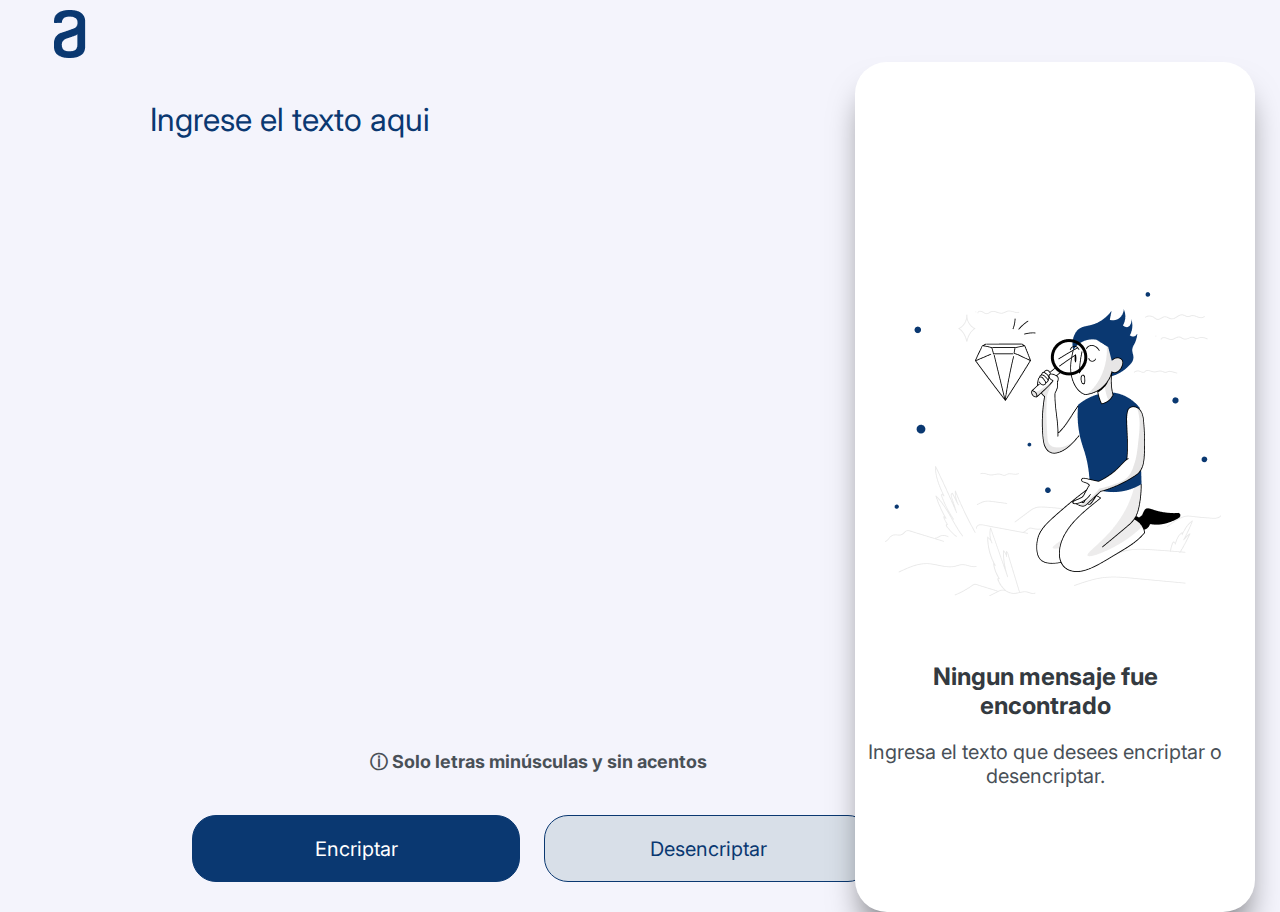
<file: index.html>
<!DOCTYPE html>
<html lang="en">

<head>
    <meta charset="UTF-8">
    <meta name="viewport" content="width=device-width, initial-scale=1.0">
    <link rel="stylesheet" href="encriptador-style.css">

    <link href="https://fonts.googleapis.com/css2?family=Inter&display=swap" rel="stylesheet">

    <title>Encriptador ONE </title>
</head>

<body>
    <header>
        <img class="logo" src="Logopequeño.png" alt="Logo de Alura">
    </header>
    <main>
        <section id="texto-a-encriptar">
            <div class="contenedor-texto">
                <textarea class="caja1" placeholder="Ingrese el texto aqui"></textarea>
            </div>

            <div>
                <h6 class="informacion">&#9432 Solo letras minúsculas y sin acentos</h6>
            </div>

            <div class="contenedor-botones">

                <input type="button" class="btn-encriptar" value="Encriptar">
                <input type="button" class="btn-desencriptar" value="Desencriptar">

            </div>

        </section>
        <section class="texto-encriptado">
            <div class="contenedor-fondo">
                <img src="Muñeco.png" alt="imagen de un muñeco">
            </div>
            <div class="contenedor-mensaje">
                <h3>Ningun mensaje fue <br> encontrado</h3>
                <p>Ingresa el texto que desees encriptar o <br> desencriptar.</p>
            </div>
            
            <div class="resultado">
                <p class="texto-resultado"></p>
            </div>
            <div class="boton-copiar">
                <input type="button" class="btn-copiar ocultar" value="Copiar">

            </div>
           
               

        </section>
    </main>

    <script src="encriptador.js"></script>
</body>

</html>
</file>
<file: encriptador-style.css>
/* El asterisco es para seleccionar todos los elementos del documento y el body selecciona ese elemento*/
* {
    margin: 0;
    padding: 0;
    font-family: 'Inter', sans-serif;
}

body {
    background-color: #f4f4fc;
}

.logo {
    padding-top: 10px;
    margin-left: 10px;
    margin-right: 340px;

}

main {

    width: 100%;
    height: 90%;
    display: flex;
    justify-content: space-between;
}

.contenedor-texto {
    position: absolute;
    left: 150px;
    top: 100px;
    width: 1080px;
    height: 600px;

}

.caja1 {
    width: 80%;
    height: 100%;
    border: none;
    background-color: #f4f4fc;
    cursor: pointer;
    color: #0A3871;
    font-size: 32px;
    font-weight: 400;
    outline: none;
}

.caja1::placeholder {
    color: #0A3871;


}

.informacion {
    position: absolute;
    top: 750px;
    left: 370px;
    display: flex;
    color: #495057;
    font-size: 18px;
}

.contenedor-botones {
    position: absolute;
    top: 800px;
    height: 80px;
    padding-left: 15%;
    padding-top: 15px;
}

.btn-encriptar {
    background-color: #0A3871;
    border: 1px solid #0A3871;
    border-radius: 24px;
    color: white;
    cursor: pointer;
    height: 67px;
    width: 328px;
    font-size: 20px;
    font-weight: 400;
    margin-right: 20px;
}

.btn-desencriptar {
    background: #D8DFE8;
    border: 1px solid #0A3871;
    border-radius: 24px;
    color: #0A3871;
    cursor: pointer;
    height: 67px;
    width: 328px;
    font-size: 20px;
    font-weight: 400;
}

.texto-encriptado {
    display: block;
    position: relative;
    width: 400px;
    height: 850px;
    right: 25px;
    padding-right: 20px;
    background-color: #ffffff;
    box-sizing: border-box;
    border-radius: 32px;
    box-shadow: 0px 24px 32px -8px rgba(0, 0, 0, 0.5);
}


.contenedor-fondo {
    position: absolute;
    left: 30px;
    top: 180px;
    box-sizing: border-box;
    padding-top: 50px;


}


.contenedor-mensaje h3 {
    margin-top: 600px;
    font-size: 24px;
    font-weight: 700;
    text-align: center;
    color: #343A40;


}

.contenedor-mensaje p {
    font-weight: 400;
    font-size: 20px;
    text-align: center;
    color: #495057;
    padding-top: 20px;


}

.resultado {
    position: absolute;
    bottom: 410px;
    width: 320px;
    height: 400px;
    padding: 0;
    box-sizing: border-box;
    margin-left: 25px;
}

.resultado p {
    color: #495057;
    font-size: 25px;
}

.boton-copiar {
    display: flex;
    position: absolute;
    bottom: 400px;
    
}

.btn-copiar {

    background-color: #ffffff;
    border: 1px solid #0A3871;
    border-radius: 24px;
    color: #0A3871;
    cursor: pointer;
    height: 67px;
    right: 15px;
    top: 100px;
    position: relative;
    width: 328px;
    font-size: 20px;
    font-weight: 400;
    margin-left: auto;
}

.ocultar {
    display: none;
}

@media only screen and (max-width: 1025px) {
    body {
        margin: 10px;
    }

    main {
        flex-direction: column;
    }

    #texto-a-encriptar {
        margin: auto;
        height: 700px;
    }

    .informacion {
        position: static;
    }

    .contenedor-mensaje h3 {
        margin-top: 20px;
    }

    .contenedor-texto {
        position: relative;
        left: 0;
        top: 0;
        padding-left: 10px;
        width: 100%;
        height: auto;
        height: 70%;
    }

    .contenedor-botones {
        position: relative;
        top: 0;
        width: 100%;
        padding-left: 10px;
        padding-top: 15px;
        box-sizing: border-box;
    }

    .texto-encriptado {
        height: 200px;
        right:0
        
    }

    .texto-encriptado,
    .resultado {

        width: calc(100% - 20px);
        margin: 10px;
        box-sizing: border-box;
    }

    .resultado {
        position: relative;
        bottom: 450px;

    }

    .contenedor-fondo {
        display: none;
    }

    .contenedor-mensaje {
        margin: 0%;
        height: auto;
        padding: 10px;
    }
    }

    .boton-copiar {
        position: relative;
        top: 600px;
       
        background-color: none;
        
    }

    .btn-copiar {
        margin-bottom: 20px;
    }


@media only screen and (max-width:430px) {
    .texto-encriptado{
        height: 200px;
        width: calc(100% - 40px);
        left: 12px;
        
    }
    #texto-a-encriptar{
        padding-left:8%;
    }
    .btn-encriptar {
        margin-bottom: 20px;
            }

    .boton-copiar {
        top: 150px;
    }

    .btn-copiar {
        position: absolute;

    }

    .resultado {
        bottom: 380px;
    }
}
</file>
